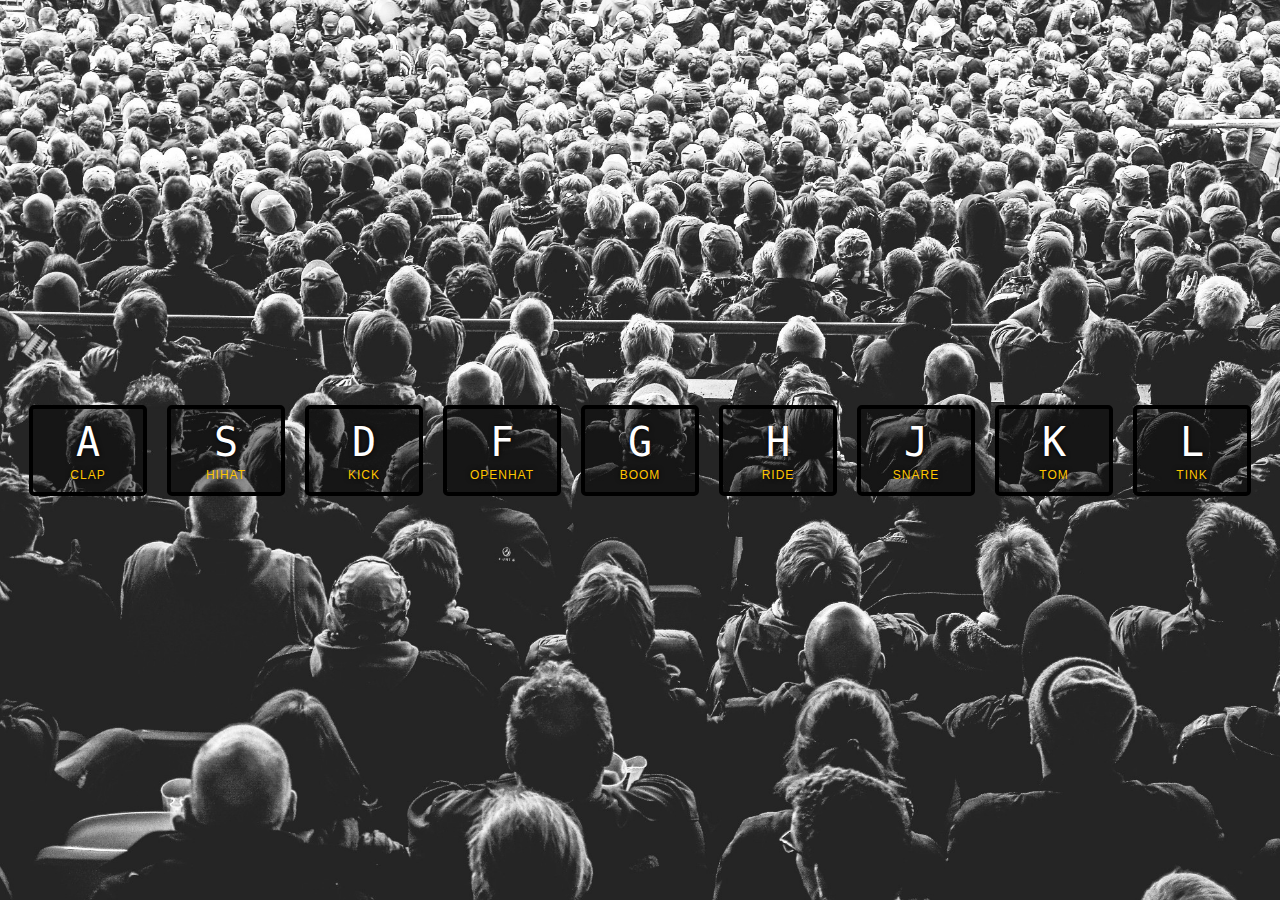
<file: DAY57/index.html>
<!DOCTYPE html>
<html lang="en">
<head>
  <meta charset="UTF-8">
  <title>JS Drum Kit</title>
  <link rel="stylesheet" href="index.css">
  <link rel="icon" href="https://fav.farm/🔥" />
</head>
<body>


  <div class="keys">
    <div data-key="65" class="key">
      <kbd>A</kbd>
      <span class="sound">clap</span>
    </div>
    <div data-key="83" class="key">
      <kbd>S</kbd>
      <span class="sound">hihat</span>
    </div>
    <div data-key="68" class="key">
      <kbd>D</kbd>
      <span class="sound">kick</span>
    </div>
    <div data-key="70" class="key">
      <kbd>F</kbd>
      <span class="sound">openhat</span>
    </div>
    <div data-key="71" class="key">
      <kbd>G</kbd>
      <span class="sound">boom</span>
    </div>
    <div data-key="72" class="key">
      <kbd>H</kbd>
      <span class="sound">ride</span>
    </div>
    <div data-key="74" class="key">
      <kbd>J</kbd>
      <span class="sound">snare</span>
    </div>
    <div data-key="75" class="key">
      <kbd>K</kbd>
      <span class="sound">tom</span>
    </div>
    <div data-key="76" class="key">
      <kbd>L</kbd>
      <span class="sound">tink</span>
    </div>
  </div>

  <audio data-key="65" src="sounds/clap.wav"></audio>
  <audio data-key="83" src="sounds/hihat.wav"></audio>
  <audio data-key="68" src="sounds/kick.wav"></audio>
  <audio data-key="70" src="sounds/openhat.wav"></audio>
  <audio data-key="71" src="sounds/boom.wav"></audio>
  <audio data-key="72" src="sounds/ride.wav"></audio>
  <audio data-key="74" src="sounds/snare.wav"></audio>
  <audio data-key="75" src="sounds/tom.wav"></audio>
  <audio data-key="76" src="sounds/tink.wav"></audio>

<script>
function removeTransition(e) {
    if (e.propertyName !== 'transform') return;
    e.target.classList.remove('playing');
  }

  function playSound(e) {
    const audio = document.querySelector(`audio[data-key="${e.keyCode}"]`);
    const key = document.querySelector(`div[data-key="${e.keyCode}"]`);
    if (!audio) return;

    key.classList.add('playing');
    audio.currentTime = 0;
    audio.play();
  }

  const keys = Array.from(document.querySelectorAll('.key'));
  keys.forEach(key => key.addEventListener('transitionend', removeTransition));
  window.addEventListener('keydown', playSound);
</script>


</body>
</html>
</file>
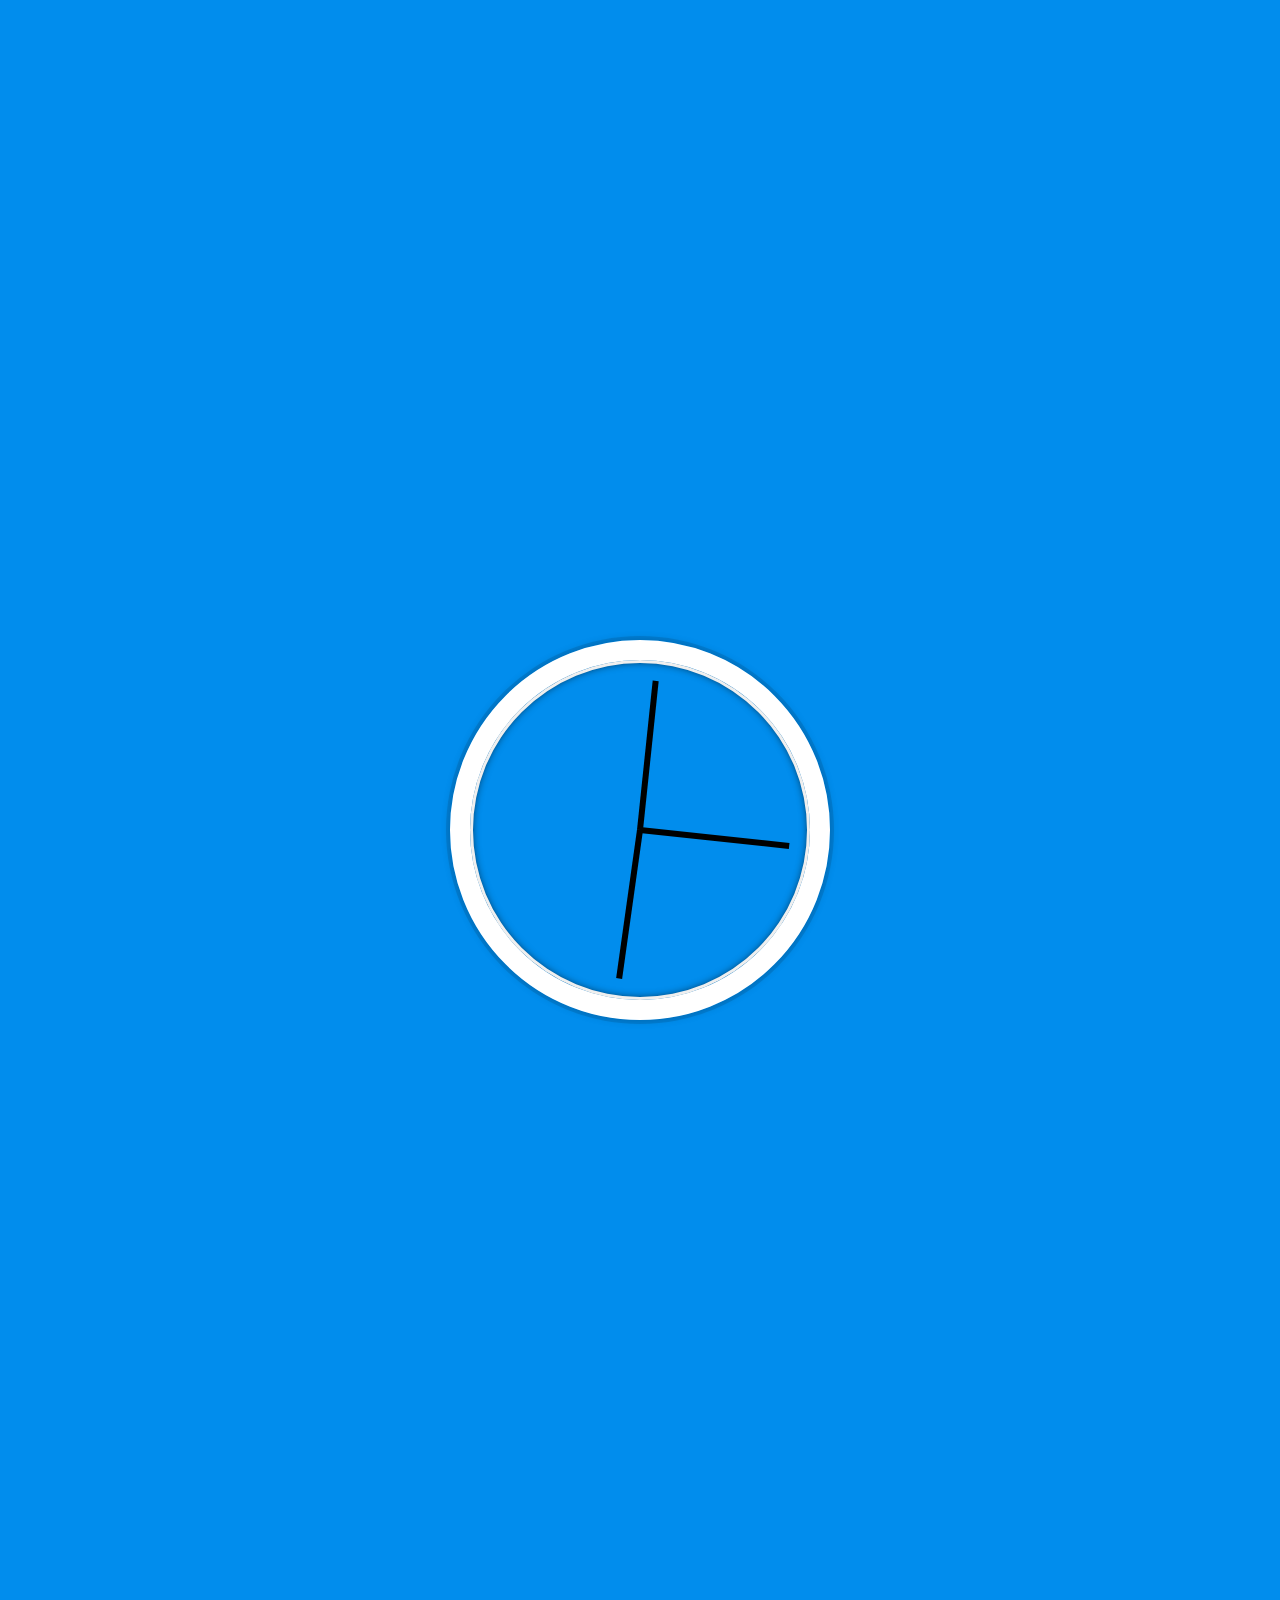
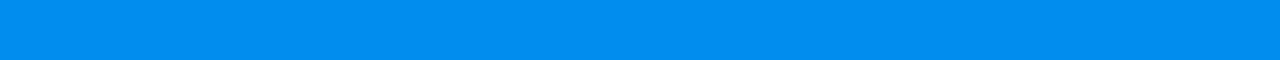
<file: DAY58/index.html>
<!DOCTYPE html>
<html lang="en">
<head>
    <meta charset="UTF-8">
    <title>JS + CSS Clock</title>
    <link rel="icon" href="https://fav.farm/🔥" />
    <link rel="stylesheet" href="style.css">
</head>
<body>
    <div class="clock">
        <div class="clock-face">
            <div class="hand hour-hand"></div>
            <div class="hand mins-hand"></div>
            <div class="hand second-hand"></div>
        </div>
    </div>

    <script src="index.js"></script>
</body>
</html>
</file>
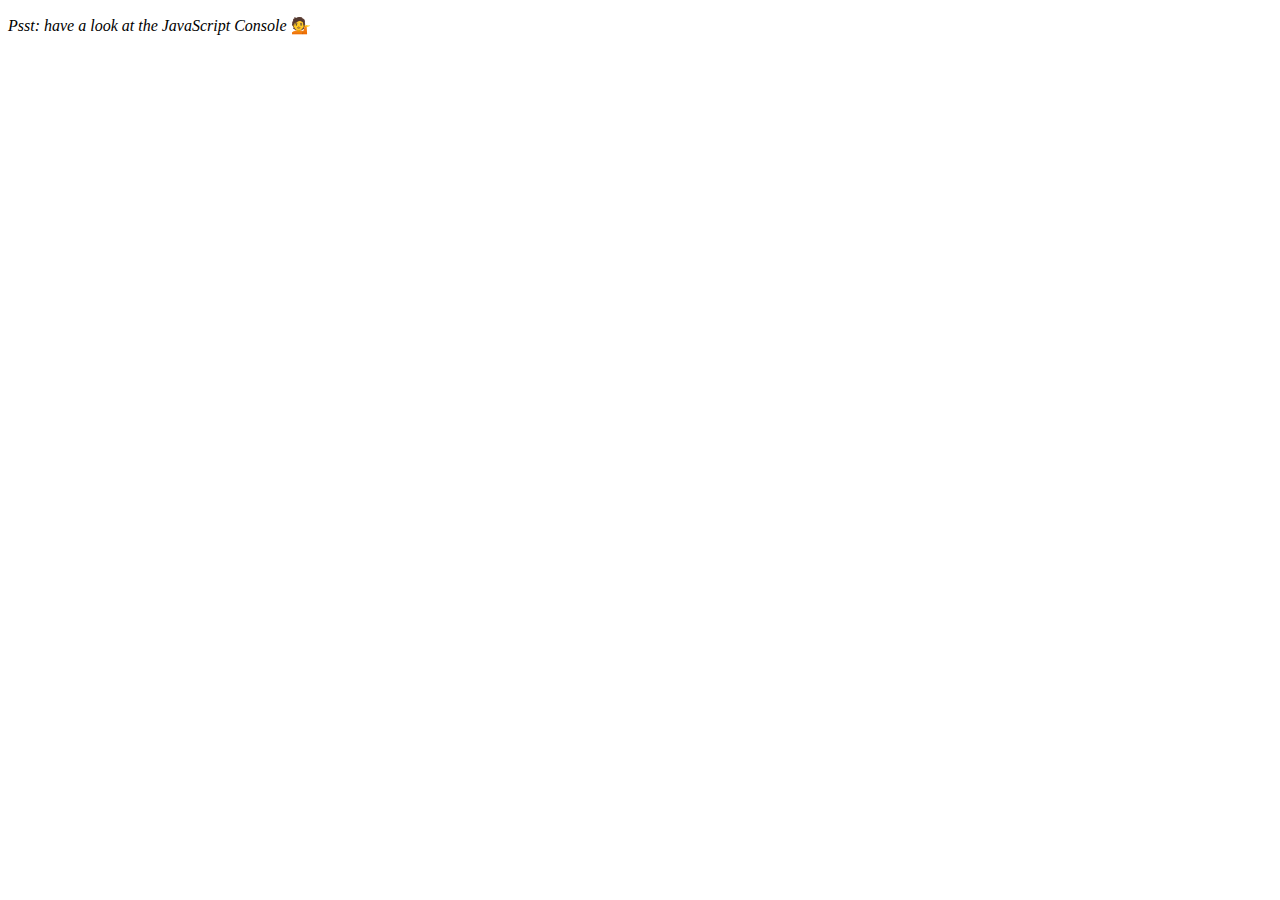
<file: DAY60/index.html>
<!DOCTYPE html>
<html lang="en">
<head>
  <meta charset="UTF-8">
  <title>Array Cardio 💪</title>
  <link rel="icon" href="https://fav.farm/🔥" />
</head>
<body>
  <p><em>Psst: have a look at the JavaScript Console</em> 💁</p>
  <script>
    // Get your shorts on - this is an array workout!
    // ## Array Cardio Day 1

    // Some data we can work with

    const inventors = [
      { first: 'Albert', last: 'Einstein', year: 1879, passed: 1955 },
      { first: 'Isaac', last: 'Newton', year: 1643, passed: 1727 },
      { first: 'Galileo', last: 'Galilei', year: 1564, passed: 1642 },
      { first: 'Marie', last: 'Curie', year: 1867, passed: 1934 },
      { first: 'Johannes', last: 'Kepler', year: 1571, passed: 1630 },
      { first: 'Nicolaus', last: 'Copernicus', year: 1473, passed: 1543 },
      { first: 'Max', last: 'Planck', year: 1858, passed: 1947 },
      { first: 'Katherine', last: 'Blodgett', year: 1898, passed: 1979 },
      { first: 'Ada', last: 'Lovelace', year: 1815, passed: 1852 },
      { first: 'Sarah E.', last: 'Goode', year: 1855, passed: 1905 },
      { first: 'Lise', last: 'Meitner', year: 1878, passed: 1968 },
      { first: 'Hanna', last: 'Hammarström', year: 1829, passed: 1909 }
    ];

    const people = [
      'Bernhard, Sandra', 'Bethea, Erin', 'Becker, Carl', 'Bentsen, Lloyd', 'Beckett, Samuel', 'Blake, William', 'Berger, Ric', 'Beddoes, Mick', 'Beethoven, Ludwig',
      'Belloc, Hilaire', 'Begin, Menachem', 'Bellow, Saul', 'Benchley, Robert', 'Blair, Robert', 'Benenson, Peter', 'Benjamin, Walter', 'Berlin, Irving',
      'Benn, Tony', 'Benson, Leana', 'Bent, Silas', 'Berle, Milton', 'Berry, Halle', 'Biko, Steve', 'Beck, Glenn', 'Bergman, Ingmar', 'Black, Elk', 'Berio, Luciano',
      'Berne, Eric', 'Berra, Yogi', 'Berry, Wendell', 'Bevan, Aneurin', 'Ben-Gurion, David', 'Bevel, Ken', 'Biden, Joseph', 'Bennington, Chester', 'Bierce, Ambrose',
      'Billings, Josh', 'Birrell, Augustine', 'Blair, Tony', 'Beecher, Henry', 'Biondo, Frank'
    ];
    
    // Array.prototype.filter()
    // 1. Filter the list of inventors for those who were born in the 1500's
     const inventorsFifteen = inventors.filter(inventor => (inventor.year >= 1500 && inventor.year < 1600))
     console.table(inventorsFifteen)

    // Array.prototype.map()
    // 2. Give us an array of the inventors first and last names
        const fullName = inventors.map(inventor => `${inventor.first} ${inventor.last}`)  
        console.log(fullName)   

    // Array.prototype.sort()
    // 3. Sort the inventors by birthdate, oldest to youngest

    // Array.prototype.reduce()
    // 4. How many years did all the inventors live all together?

    // 5. Sort the inventors by years lived

    // 6. create a list of Boulevards in Paris that contain 'de' anywhere in the name
    // https://en.wikipedia.org/wiki/Category:Boulevards_in_Paris


    // 7. sort Exercise
    // Sort the people alphabetically by last name

    // 8. Reduce Exercise
    // Sum up the instances of each of these
    const data = ['car', 'car', 'truck', 'truck', 'bike', 'walk', 'car', 'van', 'bike', 'walk', 'car', 'van', 'car', 'truck' ];

  </script>
</body>
</html>
</file>
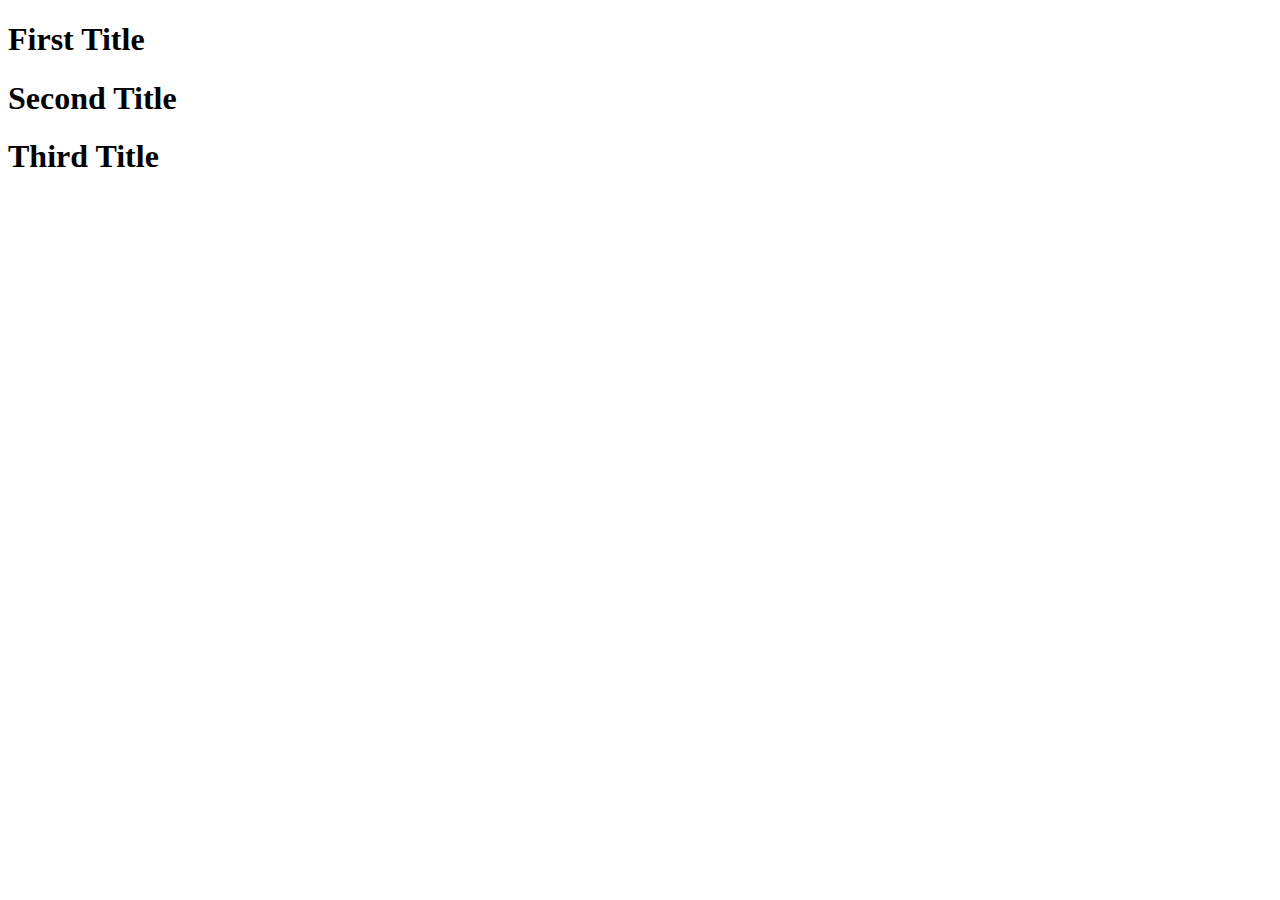
<file: DAY66/index.html>
<!DOCTYPE html>
  <html lang="en">
    <head>
      <title>Document Object Model</title>
    </head>
    <body>

     <h1 class='title' id='first-title'>First Title</h1>
     <h1 class='title' id='second-title'>Second Title</h1>
     <h1 class='title' id='third-title'>Third Title</h1>
     <h1></h1>

    </body>
  </html>
</file>
<file: DAY57/index.css>
html {
    font-size: 10px;
    background: url('./background.jpg') bottom center;
    background-size: cover;
  }
  
  body,html {
    margin: 0;
    padding: 0;
    font-family: sans-serif;
  }
  
  .keys {
    display: flex;
    flex: 1;
    min-height: 100vh;
    align-items: center;
    justify-content: center;
  }
  
  .key {
    border: .4rem solid black;
    border-radius: .5rem;
    margin: 1rem;
    font-size: 1.5rem;
    padding: 1rem .5rem;
    transition: all .07s ease;
    width: 10rem;
    text-align: center;
    color: white;
    background: rgba(0,0,0,0.4);
    text-shadow: 0 0 .5rem black;
  }
  
  .playing {
    transform: scale(1.1);
    border-color: #ffc600;
    box-shadow: 0 0 1rem #ffc600;
  }
  
  kbd {
    display: block;
    font-size: 4rem;
  }
  
  .sound {
    font-size: 1.2rem;
    text-transform: uppercase;
    letter-spacing: .1rem;
    color: #ffc600;
  }
</file>
<file: DAY58/style.css>
html {
    background: #018DED url(https://unsplash.it/1500/1000?image=881&blur=5);
    background-size: cover;
    font-family: 'helvetica neue';
    text-align: center;
    font-size: 10px;
  }

  body{
      margin: 0;
      font-size: 2rem;
      display: flex;
      flex: 1;
      min-height: 100vh;
      align-items: center;
  }

  .clock{
      width: 30rem;
      height: 30rem;
      border: 20px solid white;
      border-radius: 50%;
      margin: 50% auto;
      position: relative;
      padding: 2rem;
      box-shadow:
        0 0 0 4px rgba(0,0,0,0.1),
        inset 0 0 0 3px #EFEFEF,
        inset 0 0 10px black,
        0 0 10px rgba(0,0,0,0.2);
  }

  .clock-face{
    position: relative;
    width: 100%;
    height: 100%;
    transform: translateY(-3px); /* account for the height of the clock hands */
  }

  .hand{
    width: 50%;
    height: 6px;
    background: black;
    position: absolute;
    top: 50%;
    transform: rotate(90deg);
    transform-origin: 100% ;
    transition: all 0.05s;
    transition-timing-function:cubic-bezier(0.1, 2.7, 0.58, 1) ;
  }
</file>
